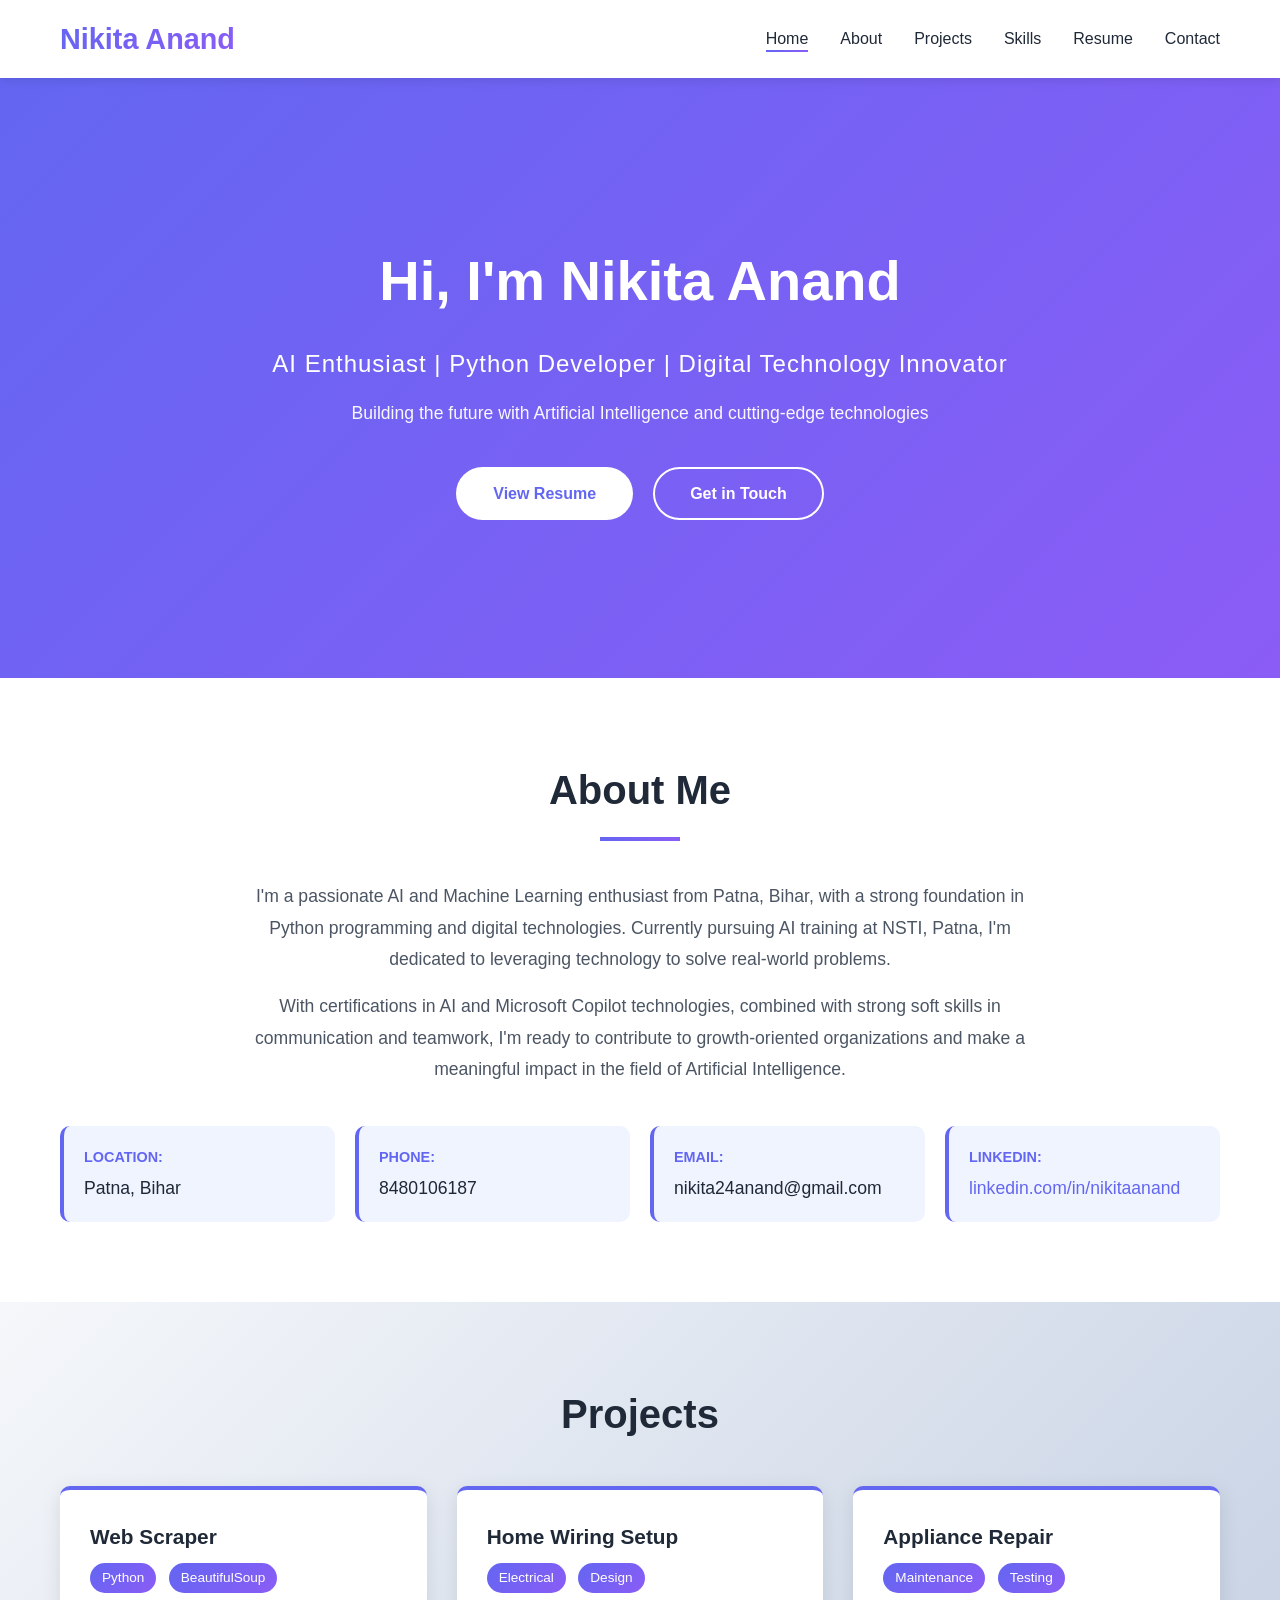
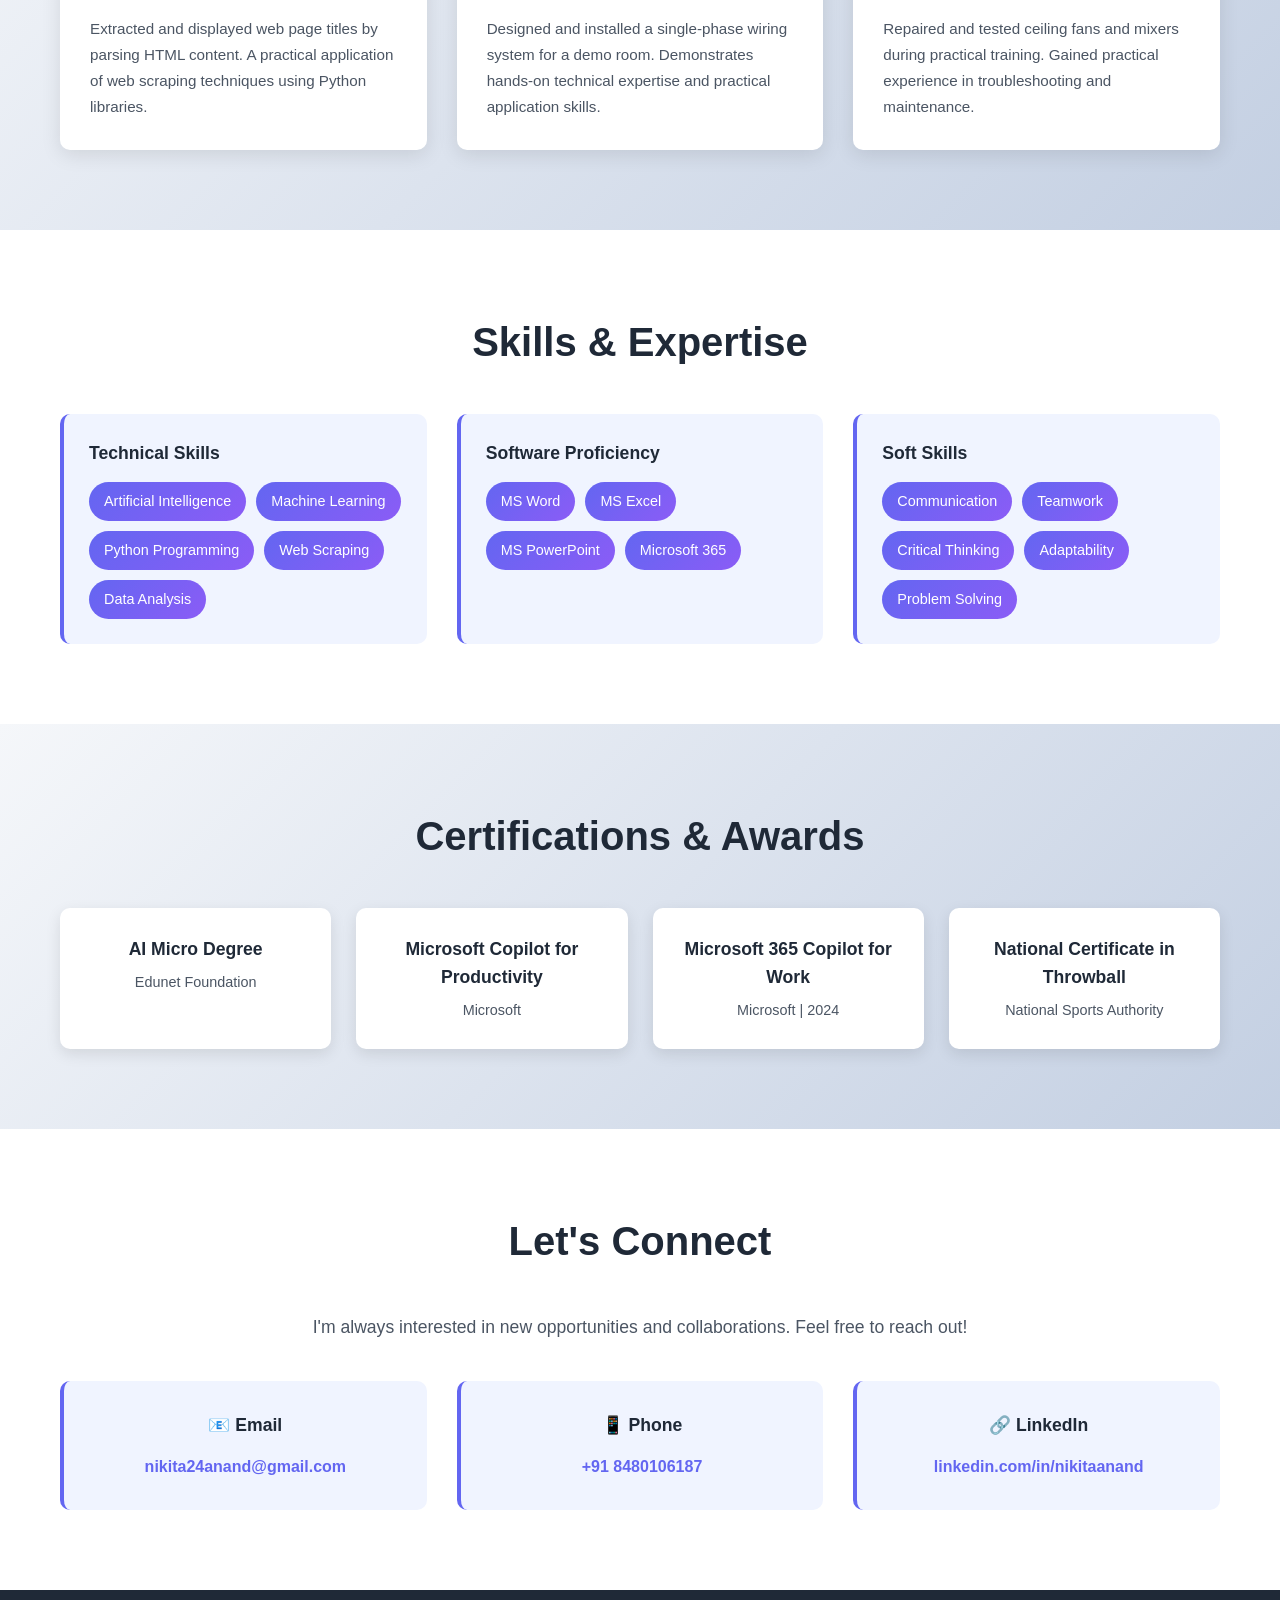
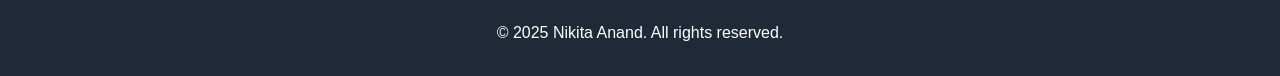
<file: index.html>
<!DOCTYPE html>
<html lang="en">
<head>
    <meta charset="UTF-8">
    <meta name="viewport" content="width=device-width, initial-scale=1.0">
    <title>Nikita Anand - Portfolio</title>
    <link rel="stylesheet" href="styles.css">
</head>
<body>
    <nav class="navbar">
        <div class="container">
            <div class="logo">Nikita Anand</div>
            <ul class="nav-links">
                <li><a href="#home" class="active">Home</a></li>
                <li><a href="#about">About</a></li>
                <li><a href="#projects">Projects</a></li>
                <li><a href="#skills">Skills</a></li>
                <li><a href="resume.html" target="_blank">Resume</a></li>
                <li><a href="#contact">Contact</a></li>
            </ul>
        </div>
    </nav>

    <section id="home" class="hero">
        <div class="container">
            <div class="hero-content">
                <h1>Hi, I'm Nikita Anand</h1>
                <p class="tagline">AI Enthusiast | Python Developer | Digital Technology Innovator</p>
                <p class="subtitle">Building the future with Artificial Intelligence and cutting-edge technologies</p>
                <div class="cta-buttons">
                    <a href="resume.html" class="btn btn-primary">View Resume</a>
                    <a href="#contact" class="btn btn-secondary">Get in Touch</a>
                </div>
            </div>
        </div>
    </section>

    <section id="about" class="about">
        <div class="container">
            <h2>About Me</h2>
            <div class="about-content">
                <p>I'm a passionate AI and Machine Learning enthusiast from Patna, Bihar, with a strong foundation in Python programming and digital technologies. Currently pursuing AI training at NSTI, Patna, I'm dedicated to leveraging technology to solve real-world problems.</p>
                <p>With certifications in AI and Microsoft Copilot technologies, combined with strong soft skills in communication and teamwork, I'm ready to contribute to growth-oriented organizations and make a meaningful impact in the field of Artificial Intelligence.</p>
            </div>
            <div class="info-grid">
                <div class="info-item">
                    <span class="label">Location:</span>
                    <span class="value">Patna, Bihar</span>
                </div>
                <div class="info-item">
                    <span class="label">Phone:</span>
                    <span class="value">8480106187</span>
                </div>
                <div class="info-item">
                    <span class="label">Email:</span>
                    <span class="value">nikita24anand@gmail.com</span>
                </div>
                <div class="info-item">
                    <span class="label">LinkedIn:</span>
                    <span class="value"><a href="https://linkedin.com/in/nikitaanand" target="_blank">linkedin.com/in/nikitaanand</a></span>
                </div>
            </div>
        </div>
    </section>

    <section id="projects" class="projects">
        <div class="container">
            <h2>Projects</h2>
            <div class="projects-grid">
                <div class="project-card">
                    <div class="project-header">
                        <h3>Web Scraper</h3>
                        <span class="tech-badge">Python</span>
                        <span class="tech-badge">BeautifulSoup</span>
                    </div>
                    <p>Extracted and displayed web page titles by parsing HTML content. A practical application of web scraping techniques using Python libraries.</p>
                </div>
                <div class="project-card">
                    <div class="project-header">
                        <h3>Home Wiring Setup</h3>
                        <span class="tech-badge">Electrical</span>
                        <span class="tech-badge">Design</span>
                    </div>
                    <p>Designed and installed a single-phase wiring system for a demo room. Demonstrates hands-on technical expertise and practical application skills.</p>
                </div>
                <div class="project-card">
                    <div class="project-header">
                        <h3>Appliance Repair</h3>
                        <span class="tech-badge">Maintenance</span>
                        <span class="tech-badge">Testing</span>
                    </div>
                    <p>Repaired and tested ceiling fans and mixers during practical training. Gained practical experience in troubleshooting and maintenance.</p>
                </div>
            </div>
        </div>
    </section>

    <section id="skills" class="skills">
        <div class="container">
            <h2>Skills & Expertise</h2>
            <div class="skills-grid">
                <div class="skill-category">
                    <h3>Technical Skills</h3>
                    <div class="skill-list">
                        <span class="skill-badge">Artificial Intelligence</span>
                        <span class="skill-badge">Machine Learning</span>
                        <span class="skill-badge">Python Programming</span>
                        <span class="skill-badge">Web Scraping</span>
                        <span class="skill-badge">Data Analysis</span>
                    </div>
                </div>
                <div class="skill-category">
                    <h3>Software Proficiency</h3>
                    <div class="skill-list">
                        <span class="skill-badge">MS Word</span>
                        <span class="skill-badge">MS Excel</span>
                        <span class="skill-badge">MS PowerPoint</span>
                        <span class="skill-badge">Microsoft 365</span>
                    </div>
                </div>
                <div class="skill-category">
                    <h3>Soft Skills</h3>
                    <div class="skill-list">
                        <span class="skill-badge">Communication</span>
                        <span class="skill-badge">Teamwork</span>
                        <span class="skill-badge">Critical Thinking</span>
                        <span class="skill-badge">Adaptability</span>
                        <span class="skill-badge">Problem Solving</span>
                    </div>
                </div>
            </div>
        </div>
    </section>

    <section class="certifications">
        <div class="container">
            <h2>Certifications & Awards</h2>
            <div class="cert-grid">
                <div class="cert-card">
                    <h3>AI Micro Degree</h3>
                    <p>Edunet Foundation</p>
                </div>
                <div class="cert-card">
                    <h3>Microsoft Copilot for Productivity</h3>
                    <p>Microsoft</p>
                </div>
                <div class="cert-card">
                    <h3>Microsoft 365 Copilot for Work</h3>
                    <p>Microsoft | 2024</p>
                </div>
                <div class="cert-card">
                    <h3>National Certificate in Throwball</h3>
                    <p>National Sports Authority</p>
                </div>
            </div>
        </div>
    </section>

    <section id="contact" class="contact">
        <div class="container">
            <h2>Let's Connect</h2>
            <p>I'm always interested in new opportunities and collaborations. Feel free to reach out!</p>
            <div class="contact-info">
                <div class="contact-item">
                    <h3>📧 Email</h3>
                    <a href="mailto:nikita24anand@gmail.com">nikita24anand@gmail.com</a>
                </div>
                <div class="contact-item">
                    <h3>📱 Phone</h3>
                    <a href="tel:+918480106187">+91 8480106187</a>
                </div>
                <div class="contact-item">
                    <h3>🔗 LinkedIn</h3>
                    <a href="https://linkedin.com/in/nikitaanand" target="_blank">linkedin.com/in/nikitaanand</a>
                </div>
            </div>
        </div>
    </section>

    <footer>
        <div class="container">
            <p>&copy; 2025 Nikita Anand. All rights reserved.</p>
        </div>
    </footer>

    <script src="script.js"></script>
</body>
</html>
</file>
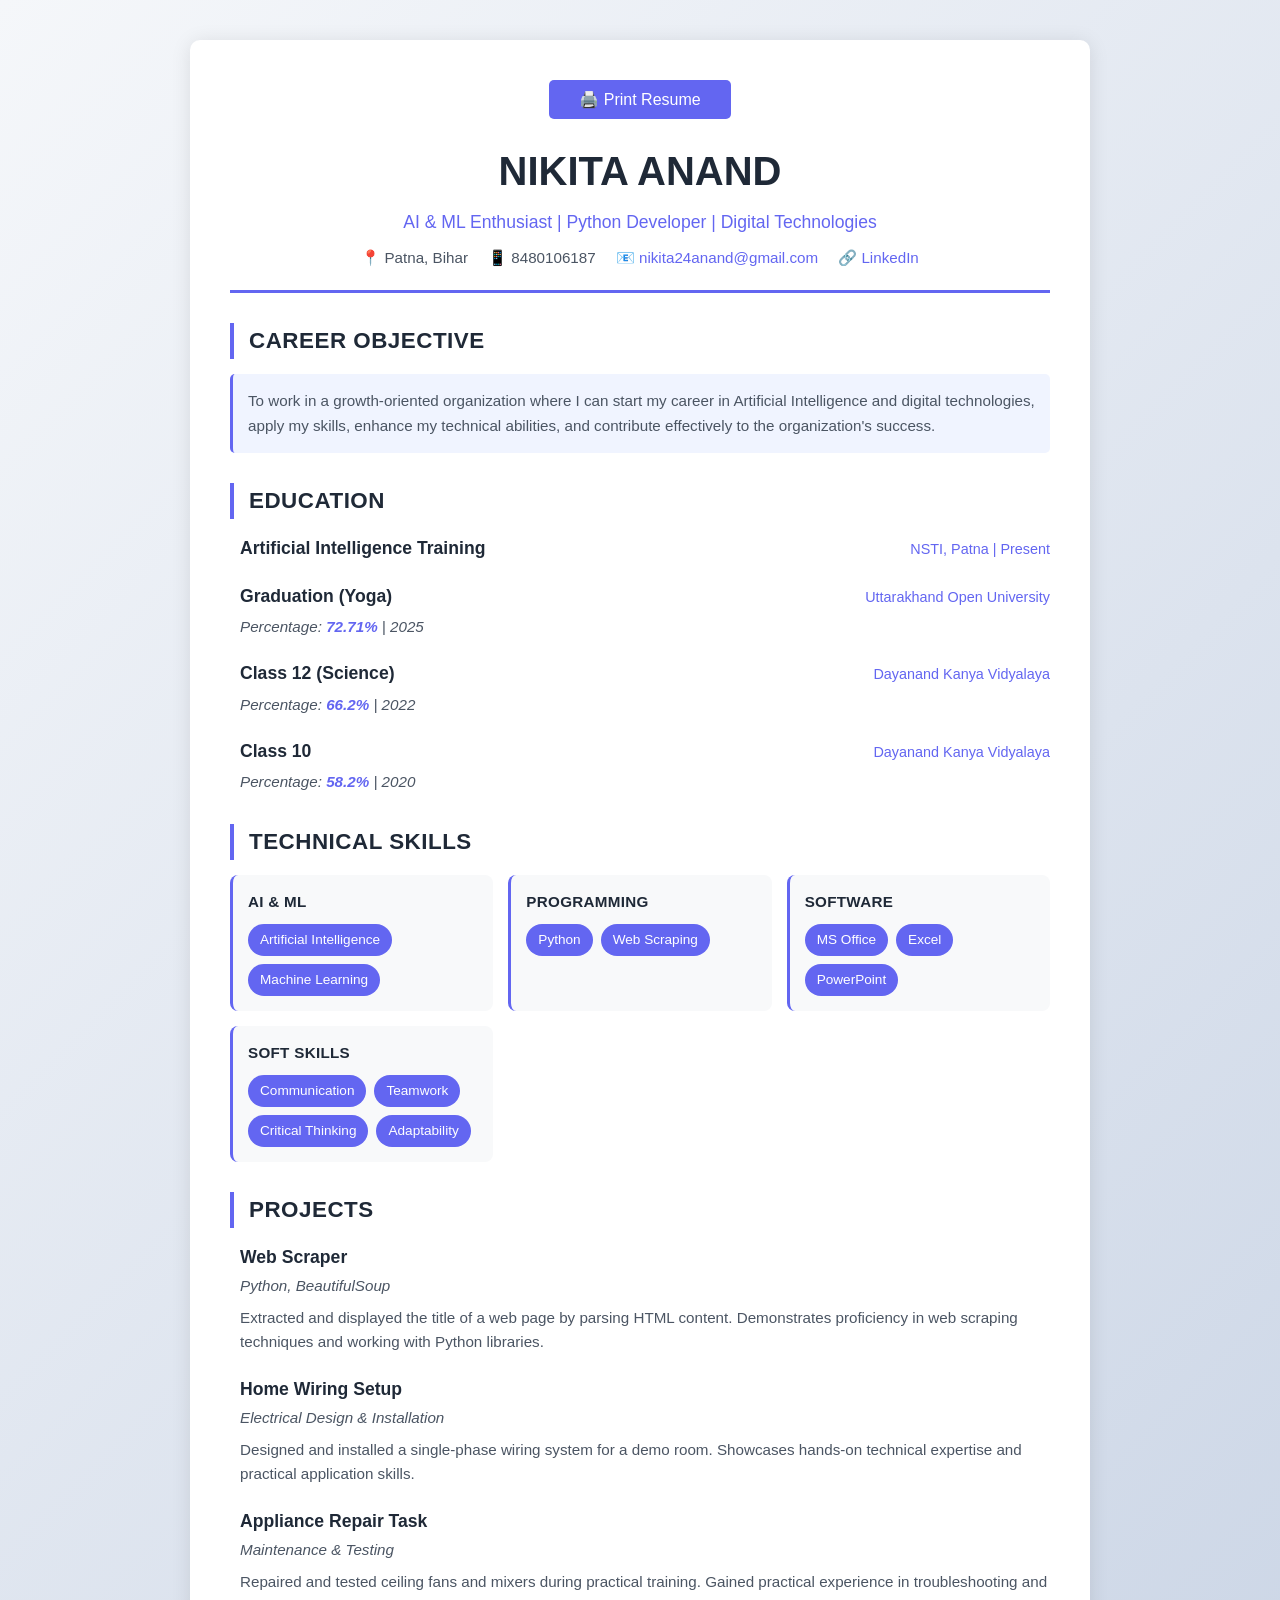
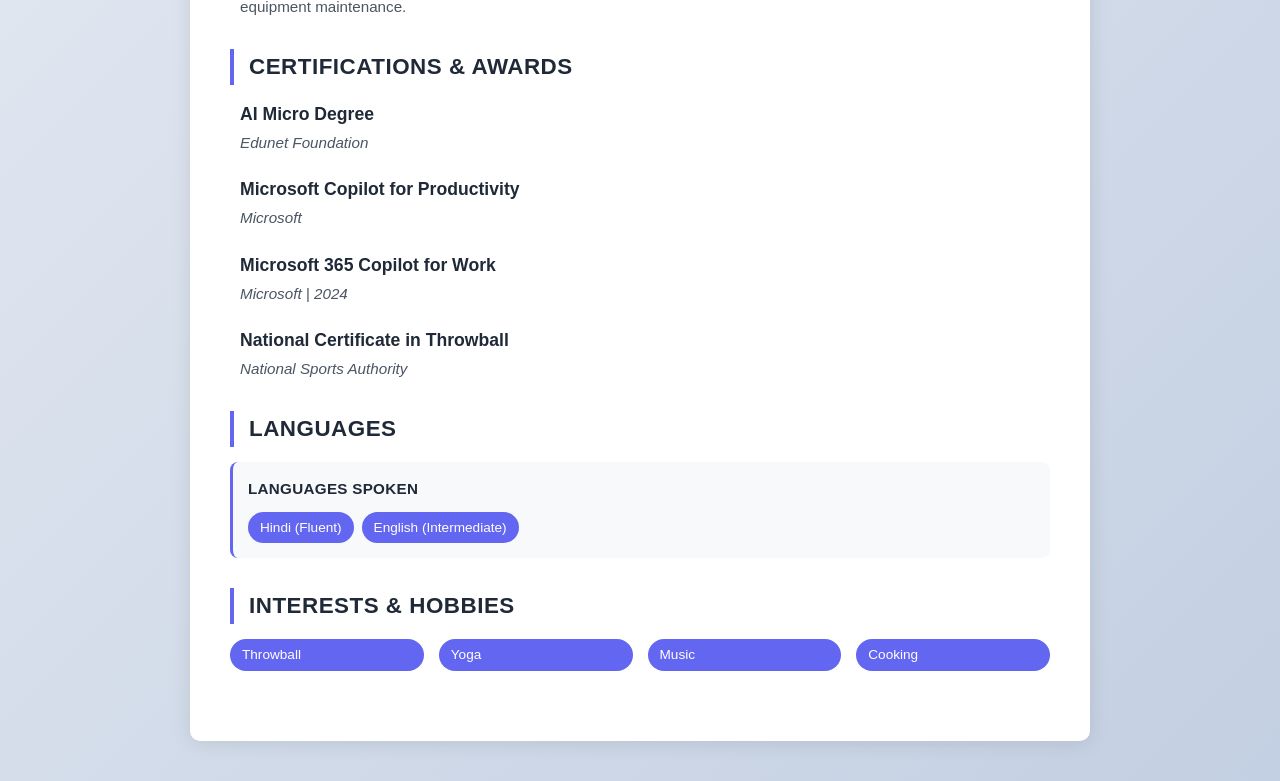
<file: resume.html>
<!DOCTYPE html>
<html lang="en">
<head>
    <meta charset="UTF-8">
    <meta name="viewport" content="width=device-width, initial-scale=1.0">
    <title>Nikita Anand - Resume</title>
    <link rel="stylesheet" href="styles.css">
    <style>
        .resume-container {
            max-width: 900px;
            margin: 40px auto;
            background: white;
            padding: 40px;
            border-radius: 10px;
            box-shadow: 0 2px 20px rgba(0, 0, 0, 0.1);
        }

        .resume-header {
            text-align: center;
            border-bottom: 3px solid #6366f1;
            padding-bottom: 20px;
            margin-bottom: 30px;
        }

        .resume-name {
            font-size: 2.5em;
            color: #1f2937;
            margin: 0;
            font-weight: 700;
        }

        .resume-tagline {
            font-size: 1.1em;
            color: #6366f1;
            margin: 5px 0;
            font-weight: 500;
        }

        .resume-contact {
            display: flex;
            justify-content: center;
            gap: 20px;
            margin-top: 10px;
            flex-wrap: wrap;
            font-size: 0.95em;
            color: #4b5563;
        }

        .resume-contact a {
            color: #6366f1;
            text-decoration: none;
        }

        .resume-contact a:hover {
            text-decoration: underline;
        }

        .resume-section {
            margin-bottom: 30px;
        }

        .resume-section-title {
            font-size: 1.4em;
            color: #1f2937;
            font-weight: 700;
            border-left: 4px solid #6366f1;
            padding-left: 15px;
            margin-bottom: 15px;
            text-transform: uppercase;
            letter-spacing: 0.5px;
        }

        .resume-item {
            margin-bottom: 20px;
            padding-left: 10px;
        }

        .resume-item-header {
            display: flex;
            justify-content: space-between;
            align-items: baseline;
            margin-bottom: 5px;
        }

        .resume-item-title {
            font-size: 1.1em;
            font-weight: 600;
            color: #1f2937;
        }

        .resume-item-meta {
            font-size: 0.9em;
            color: #6366f1;
            font-weight: 500;
        }

        .resume-item-subtitle {
            font-size: 0.95em;
            color: #4b5563;
            font-style: italic;
            margin: 3px 0;
        }

        .resume-item-description {
            font-size: 0.95em;
            color: #4b5563;
            line-height: 1.6;
            margin: 8px 0 0 0;
        }

        .resume-skills-grid {
            display: grid;
            grid-template-columns: repeat(auto-fit, minmax(200px, 1fr));
            gap: 15px;
        }

        .resume-skill-category {
            padding: 15px;
            background: #f8f9fa;
            border-radius: 8px;
            border-left: 3px solid #6366f1;
        }

        .resume-skill-category h4 {
            color: #1f2937;
            margin: 0 0 10px 0;
            font-size: 0.95em;
            font-weight: 600;
            text-transform: uppercase;
            letter-spacing: 0.3px;
        }

        .resume-skill-items {
            display: flex;
            flex-wrap: wrap;
            gap: 8px;
        }

        .resume-skill-item {
            background: #6366f1;
            color: white;
            padding: 5px 12px;
            border-radius: 20px;
            font-size: 0.85em;
            font-weight: 500;
        }

        .objective-text {
            background: #f0f4ff;
            padding: 15px;
            border-left: 3px solid #6366f1;
            border-radius: 5px;
            font-size: 0.95em;
            line-height: 1.6;
            color: #4b5563;
        }

        .education-item {
            background: #f8f9fa;
            padding: 12px;
            border-radius: 5px;
            margin-bottom: 10px;
        }

        .percentage {
            color: #6366f1;
            font-weight: 600;
        }

        .print-button {
            text-align: center;
            margin-bottom: 20px;
        }

        .print-button button {
            background: #6366f1;
            color: white;
            border: none;
            padding: 10px 30px;
            border-radius: 5px;
            font-size: 1em;
            cursor: pointer;
            transition: background 0.3s;
        }

        .print-button button:hover {
            background: #4f46e5;
        }

        @media print {
            .print-button {
                display: none;
            }
            
            body {
                background: white;
            }

            .resume-container {
                box-shadow: none;
                margin: 0;
                padding: 20px;
            }
        }

        @media (max-width: 600px) {
            .resume-container {
                padding: 20px;
            }

            .resume-name {
                font-size: 1.8em;
            }

            .resume-contact {
                flex-direction: column;
                gap: 8px;
            }

            .resume-item-header {
                flex-direction: column;
                align-items: flex-start;
            }
        }
    </style>
</head>
<body>
    <div class="resume-container">
        <div class="print-button">
            <button onclick="window.print()">🖨️ Print Resume</button>
        </div>

        <div class="resume-header">
            <h1 class="resume-name">NIKITA ANAND</h1>
            <p class="resume-tagline">AI & ML Enthusiast | Python Developer | Digital Technologies</p>
            <div class="resume-contact">
                <span>📍 Patna, Bihar</span>
                <span>📱 8480106187</span>
                <span>📧 <a href="mailto:nikita24anand@gmail.com">nikita24anand@gmail.com</a></span>
                <span>🔗 <a href="https://linkedin.com/in/nikitaanand" target="_blank">LinkedIn</a></span>
            </div>
        </div>

        <div class="resume-section">
            <h2 class="resume-section-title">Career Objective</h2>
            <div class="objective-text">
                <p>To work in a growth-oriented organization where I can start my career in Artificial Intelligence and digital technologies, apply my skills, enhance my technical abilities, and contribute effectively to the organization's success.</p>
            </div>
        </div>

        <div class="resume-section">
            <h2 class="resume-section-title">Education</h2>
            
            <div class="resume-item">
                <div class="resume-item-header">
                    <div class="resume-item-title">Artificial Intelligence Training</div>
                    <span class="resume-item-meta">NSTI, Patna | Present</span>
                </div>
            </div>

            <div class="resume-item">
                <div class="resume-item-header">
                    <div class="resume-item-title">Graduation (Yoga)</div>
                    <span class="resume-item-meta">Uttarakhand Open University</span>
                </div>
                <div class="resume-item-subtitle">Percentage: <span class="percentage">72.71%</span> | 2025</div>
            </div>

            <div class="resume-item">
                <div class="resume-item-header">
                    <div class="resume-item-title">Class 12 (Science)</div>
                    <span class="resume-item-meta">Dayanand Kanya Vidyalaya</span>
                </div>
                <div class="resume-item-subtitle">Percentage: <span class="percentage">66.2%</span> | 2022</div>
            </div>

            <div class="resume-item">
                <div class="resume-item-header">
                    <div class="resume-item-title">Class 10</div>
                    <span class="resume-item-meta">Dayanand Kanya Vidyalaya</span>
                </div>
                <div class="resume-item-subtitle">Percentage: <span class="percentage">58.2%</span> | 2020</div>
            </div>
        </div>

        <div class="resume-section">
            <h2 class="resume-section-title">Technical Skills</h2>
            <div class="resume-skills-grid">
                <div class="resume-skill-category">
                    <h4>AI & ML</h4>
                    <div class="resume-skill-items">
                        <span class="resume-skill-item">Artificial Intelligence</span>
                        <span class="resume-skill-item">Machine Learning</span>
                    </div>
                </div>
                <div class="resume-skill-category">
                    <h4>Programming</h4>
                    <div class="resume-skill-items">
                        <span class="resume-skill-item">Python</span>
                        <span class="resume-skill-item">Web Scraping</span>
                    </div>
                </div>
                <div class="resume-skill-category">
                    <h4>Software</h4>
                    <div class="resume-skill-items">
                        <span class="resume-skill-item">MS Office</span>
                        <span class="resume-skill-item">Excel</span>
                        <span class="resume-skill-item">PowerPoint</span>
                    </div>
                </div>
                <div class="resume-skill-category">
                    <h4>Soft Skills</h4>
                    <div class="resume-skill-items">
                        <span class="resume-skill-item">Communication</span>
                        <span class="resume-skill-item">Teamwork</span>
                        <span class="resume-skill-item">Critical Thinking</span>
                        <span class="resume-skill-item">Adaptability</span>
                    </div>
                </div>
            </div>
        </div>

        <div class="resume-section">
            <h2 class="resume-section-title">Projects</h2>
            
            <div class="resume-item">
                <div class="resume-item-title">Web Scraper</div>
                <div class="resume-item-subtitle">Python, BeautifulSoup</div>
                <div class="resume-item-description">Extracted and displayed the title of a web page by parsing HTML content. Demonstrates proficiency in web scraping techniques and working with Python libraries.</div>
            </div>

            <div class="resume-item">
                <div class="resume-item-title">Home Wiring Setup</div>
                <div class="resume-item-subtitle">Electrical Design & Installation</div>
                <div class="resume-item-description">Designed and installed a single-phase wiring system for a demo room. Showcases hands-on technical expertise and practical application skills.</div>
            </div>

            <div class="resume-item">
                <div class="resume-item-title">Appliance Repair Task</div>
                <div class="resume-item-subtitle">Maintenance & Testing</div>
                <div class="resume-item-description">Repaired and tested ceiling fans and mixers during practical training. Gained practical experience in troubleshooting and equipment maintenance.</div>
            </div>
        </div>

        <div class="resume-section">
            <h2 class="resume-section-title">Certifications & Awards</h2>
            
            <div class="resume-item">
                <div class="resume-item-title">AI Micro Degree</div>
                <div class="resume-item-subtitle">Edunet Foundation</div>
            </div>

            <div class="resume-item">
                <div class="resume-item-title">Microsoft Copilot for Productivity</div>
                <div class="resume-item-subtitle">Microsoft</div>
            </div>

            <div class="resume-item">
                <div class="resume-item-title">Microsoft 365 Copilot for Work</div>
                <div class="resume-item-subtitle">Microsoft | 2024</div>
            </div>

            <div class="resume-item">
                <div class="resume-item-title">National Certificate in Throwball</div>
                <div class="resume-item-subtitle">National Sports Authority</div>
            </div>
        </div>

        <div class="resume-section">
            <h2 class="resume-section-title">Languages</h2>
            <div class="resume-skills-grid" style="grid-template-columns: 1fr;">
                <div class="resume-skill-category">
                    <h4>Languages Spoken</h4>
                    <div class="resume-skill-items">
                        <span class="resume-skill-item">Hindi (Fluent)</span>
                        <span class="resume-skill-item">English (Intermediate)</span>
                    </div>
                </div>
            </div>
        </div>

        <div class="resume-section">
            <h2 class="resume-section-title">Interests & Hobbies</h2>
            <div class="resume-skills-grid" style="grid-template-columns: repeat(auto-fit, minmax(150px, 1fr));">
                <span class="resume-skill-item">Throwball</span>
                <span class="resume-skill-item">Yoga</span>
                <span class="resume-skill-item">Music</span>
                <span class="resume-skill-item">Cooking</span>
            </div>
        </div>
    </div>
</body>
</html>
</file>
<file: styles.css>
* {
    margin: 0;
    padding: 0;
    box-sizing: border-box;
}

:root {
    --primary-color: #6366f1;
    --secondary-color: #8b5cf6;
    --accent-color: #ec4899;
    --dark-bg: #1f2937;
    --light-bg: #f8f9fa;
    --text-dark: #1f2937;
    --text-light: #4b5563;
    --border-color: #e5e7eb;
}

html {
    scroll-behavior: smooth;
}

body {
    font-family: 'Segoe UI', Tahoma, Geneva, Verdana, sans-serif;
    line-height: 1.6;
    color: var(--text-dark);
    background: linear-gradient(135deg, #f5f7fa 0%, #c3cfe2 100%);
    min-height: 100vh;
}

.container {
    max-width: 1200px;
    margin: 0 auto;
    padding: 0 20px;
}

/* Navigation */
.navbar {
    background: white;
    box-shadow: 0 2px 10px rgba(0, 0, 0, 0.1);
    position: sticky;
    top: 0;
    z-index: 100;
}

.navbar .container {
    display: flex;
    justify-content: space-between;
    align-items: center;
    padding: 1rem 20px;
}

.logo {
    font-size: 1.8em;
    font-weight: 700;
    background: linear-gradient(135deg, var(--primary-color), var(--secondary-color));
    -webkit-background-clip: text;
    -webkit-text-fill-color: transparent;
    background-clip: text;
}

.nav-links {
    display: flex;
    list-style: none;
    gap: 2rem;
}

.nav-links a {
    text-decoration: none;
    color: var(--text-dark);
    font-weight: 500;
    transition: color 0.3s;
    position: relative;
}

.nav-links a::after {
    content: '';
    position: absolute;
    bottom: -5px;
    left: 0;
    width: 0;
    height: 2px;
    background: linear-gradient(135deg, var(--primary-color), var(--secondary-color));
    transition: width 0.3s;
}

.nav-links a:hover::after,
.nav-links a.active::after {
    width: 100%;
}

.nav-links a:hover {
    color: var(--primary-color);
}

/* Hero Section */
.hero {
    background: linear-gradient(135deg, var(--primary-color) 0%, var(--secondary-color) 100%);
    color: white;
    padding: 100px 0;
    text-align: center;
    min-height: 600px;
    display: flex;
    align-items: center;
}

.hero-content h1 {
    font-size: 3.5em;
    margin-bottom: 20px;
    font-weight: 800;
    animation: fadeInUp 1s ease-out;
}

.tagline {
    font-size: 1.5em;
    margin-bottom: 15px;
    font-weight: 300;
    letter-spacing: 1px;
}

.subtitle {
    font-size: 1.1em;
    margin-bottom: 40px;
    opacity: 0.95;
    font-weight: 300;
}

.cta-buttons {
    display: flex;
    gap: 20px;
    justify-content: center;
    flex-wrap: wrap;
}

.btn {
    display: inline-block;
    padding: 12px 35px;
    border-radius: 50px;
    text-decoration: none;
    font-weight: 600;
    transition: all 0.3s;
    border: 2px solid transparent;
    cursor: pointer;
}

.btn-primary {
    background: white;
    color: var(--primary-color);
}

.btn-primary:hover {
    transform: translateY(-3px);
    box-shadow: 0 10px 25px rgba(0, 0, 0, 0.2);
}

.btn-secondary {
    background: transparent;
    color: white;
    border-color: white;
}

.btn-secondary:hover {
    background: white;
    color: var(--primary-color);
    transform: translateY(-3px);
}

/* About Section */
.about {
    padding: 80px 0;
    background: white;
}

.about h2,
.projects h2,
.skills h2,
.certifications h2,
.contact h2 {
    font-size: 2.5em;
    margin-bottom: 40px;
    text-align: center;
    color: var(--text-dark);
    position: relative;
    display: inline-block;
    width: 100%;
}

.about h2::after {
    content: '';
    display: block;
    width: 80px;
    height: 4px;
    background: linear-gradient(135deg, var(--primary-color), var(--secondary-color));
    margin: 15px auto 0;
}

.about-content {
    max-width: 800px;
    margin: 0 auto 40px;
    text-align: center;
}

.about-content p {
    font-size: 1.1em;
    color: var(--text-light);
    line-height: 1.8;
    margin-bottom: 15px;
}

.info-grid {
    display: grid;
    grid-template-columns: repeat(auto-fit, minmax(200px, 1fr));
    gap: 20px;
    margin-top: 40px;
}

.info-item {
    background: #f0f4ff;
    padding: 20px;
    border-radius: 10px;
    border-left: 4px solid var(--primary-color);
    display: flex;
    flex-direction: column;
}

.info-item .label {
    font-weight: 600;
    color: var(--primary-color);
    font-size: 0.9em;
    text-transform: uppercase;
    margin-bottom: 5px;
}

.info-item .value {
    color: var(--text-dark);
    font-size: 1.1em;
    font-weight: 500;
}

.info-item a {
    color: var(--primary-color);
    text-decoration: none;
}

.info-item a:hover {
    text-decoration: underline;
}

/* Projects Section */
.projects {
    padding: 80px 0;
    background: linear-gradient(135deg, #f5f7fa 0%, #c3cfe2 100%);
}

.projects h2::after {
    background: linear-gradient(135deg, var(--primary-color), var(--secondary-color));
}

.projects-grid {
    display: grid;
    grid-template-columns: repeat(auto-fit, minmax(300px, 1fr));
    gap: 30px;
}

.project-card {
    background: white;
    padding: 30px;
    border-radius: 10px;
    box-shadow: 0 5px 20px rgba(0, 0, 0, 0.1);
    transition: all 0.3s;
    border-top: 4px solid var(--primary-color);
}

.project-card:hover {
    transform: translateY(-10px);
    box-shadow: 0 15px 40px rgba(0, 0, 0, 0.2);
}

.project-header {
    margin-bottom: 15px;
}

.project-header h3 {
    font-size: 1.3em;
    color: var(--text-dark);
    margin-bottom: 10px;
}

.tech-badge {
    display: inline-block;
    background: linear-gradient(135deg, var(--primary-color), var(--secondary-color));
    color: white;
    padding: 4px 12px;
    border-radius: 20px;
    font-size: 0.85em;
    margin-right: 8px;
    margin-bottom: 8px;
    font-weight: 500;
}

.project-card p {
    color: var(--text-light);
    line-height: 1.7;
    font-size: 0.95em;
}

/* Skills Section */
.skills {
    padding: 80px 0;
    background: white;
}

.skills h2::after {
    background: linear-gradient(135deg, var(--primary-color), var(--secondary-color));
}

.skills-grid {
    display: grid;
    grid-template-columns: repeat(auto-fit, minmax(250px, 1fr));
    gap: 30px;
}

.skill-category {
    background: #f0f4ff;
    padding: 25px;
    border-radius: 10px;
    border-left: 4px solid var(--primary-color);
}

.skill-category h3 {
    color: var(--text-dark);
    margin-bottom: 15px;
    font-size: 1.1em;
}

.skill-list {
    display: flex;
    flex-wrap: wrap;
    gap: 10px;
}

.skill-badge {
    background: linear-gradient(135deg, var(--primary-color), var(--secondary-color));
    color: white;
    padding: 8px 15px;
    border-radius: 25px;
    font-size: 0.9em;
    font-weight: 500;
}

/* Certifications Section */
.certifications {
    padding: 80px 0;
    background: linear-gradient(135deg, #f5f7fa 0%, #c3cfe2 100%);
}

.certifications h2::after {
    background: linear-gradient(135deg, var(--primary-color), var(--secondary-color));
}

.cert-grid {
    display: grid;
    grid-template-columns: repeat(auto-fit, minmax(220px, 1fr));
    gap: 25px;
}

.cert-card {
    background: white;
    padding: 25px;
    border-radius: 10px;
    text-align: center;
    box-shadow: 0 5px 15px rgba(0, 0, 0, 0.1);
    transition: all 0.3s;
    border: 2px solid transparent;
}

.cert-card:hover {
    border-color: var(--primary-color);
    transform: translateY(-5px);
}

.cert-card h3 {
    color: var(--text-dark);
    margin-bottom: 8px;
    font-size: 1.1em;
}

.cert-card p {
    color: var(--text-light);
    font-size: 0.9em;
}

/* Contact Section */
.contact {
    padding: 80px 0;
    background: white;
}

.contact h2::after {
    background: linear-gradient(135deg, var(--primary-color), var(--secondary-color));
}

.contact > .container > p {
    text-align: center;
    font-size: 1.1em;
    color: var(--text-light);
    margin-bottom: 40px;
}

.contact-info {
    display: grid;
    grid-template-columns: repeat(auto-fit, minmax(250px, 1fr));
    gap: 30px;
}

.contact-item {
    background: #f0f4ff;
    padding: 30px;
    border-radius: 10px;
    text-align: center;
    border-left: 4px solid var(--primary-color);
}

.contact-item h3 {
    color: var(--text-dark);
    margin-bottom: 15px;
    font-size: 1.1em;
}

.contact-item a {
    color: var(--primary-color);
    text-decoration: none;
    font-weight: 600;
    font-size: 1em;
    transition: color 0.3s;
}

.contact-item a:hover {
    color: var(--secondary-color);
    text-decoration: underline;
}

/* Footer */
footer {
    background: var(--text-dark);
    color: white;
    text-align: center;
    padding: 30px 0;
    margin-top: 0;
}

footer p {
    margin: 0;
}

/* Animations */
@keyframes fadeInUp {
    from {
        opacity: 0;
        transform: translateY(30px);
    }
    to {
        opacity: 1;
        transform: translateY(0);
    }
}

/* Responsive Design */
@media (max-width: 768px) {
    .hero-content h1 {
        font-size: 2.5em;
    }

    .tagline {
        font-size: 1.2em;
    }

    .subtitle {
        font-size: 1em;
    }

    .nav-links {
        gap: 1rem;
        font-size: 0.9em;
    }

    .about h2,
    .projects h2,
    .skills h2,
    .certifications h2,
    .contact h2 {
        font-size: 2em;
    }

    .cta-buttons {
        flex-direction: column;
        align-items: center;
    }

    .btn {
        width: 100%;
        max-width: 300px;
    }

    .projects-grid,
    .skills-grid,
    .cert-grid,
    .contact-info {
        grid-template-columns: 1fr;
    }
}

@media (max-width: 480px) {
    .hero {
        padding: 60px 0;
        min-height: 400px;
    }

    .hero-content h1 {
        font-size: 2em;
    }

    .tagline {
        font-size: 1em;
    }

    .nav-links {
        gap: 0.5rem;
        font-size: 0.8em;
    }

    .navbar .container {
        flex-direction: column;
        gap: 10px;
    }

    section {
        padding: 40px 0 !important;
    }

    .about h2,
    .projects h2,
    .skills h2,
    .certifications h2,
    .contact h2 {
        font-size: 1.6em;
    }
}
</file>
